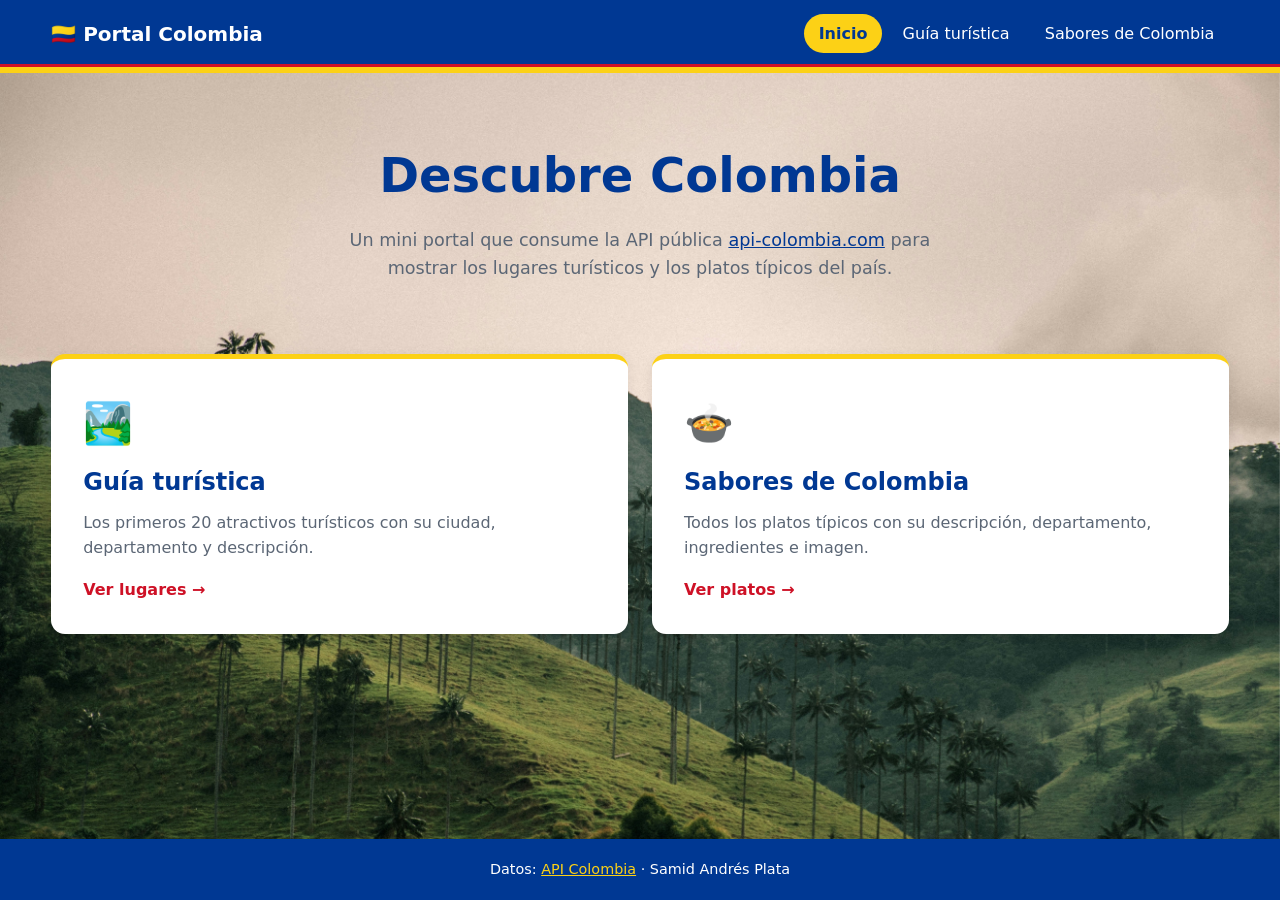
<file: index.html>
<!DOCTYPE html>
<html lang="es">
<head>
  <meta charset="UTF-8">
  <meta name="viewport" content="width=device-width, initial-scale=1.0">
  <title>Mini Portal de Colombia</title>
  <link rel="stylesheet" href="css/styles.css">
</head>
<body class="inicio">
  <header class="header">
    <div class="header__inner">
      <a href="index.html" class="logo">🇨🇴 Portal Colombia</a>
      <nav class="nav">
        <a href="index.html" class="nav__link nav__link--active">Inicio</a>
        <a href="turismo.html" class="nav__link">Guía turística</a>
        <a href="platos.html" class="nav__link">Sabores de Colombia</a>
      </nav>
    </div>
  </header>

  <main>
    <section class="hero">
      <h1 class="hero__title">Descubre Colombia</h1>
      <p class="hero__text">
        Un mini portal que consume la API pública
        <a href="https://api-colombia.com/" target="_blank" rel="noopener">api-colombia.com</a>
        para mostrar los lugares turísticos y los platos típicos del país.
      </p>
    </section>

    <section class="container home-grid">
      <a href="turismo.html" class="home-card">
        <span class="home-card__icon">🏞️</span>
        <h2 class="home-card__title">Guía turística</h2>
        <p class="home-card__text">Los primeros 20 atractivos turísticos con su ciudad, departamento y descripción.</p>
        <span class="home-card__cta">Ver lugares →</span>
      </a>
      <a href="platos.html" class="home-card">
        <span class="home-card__icon">🍲</span>
        <h2 class="home-card__title">Sabores de Colombia</h2>
        <p class="home-card__text">Todos los platos típicos con su descripción, departamento, ingredientes e imagen.</p>
        <span class="home-card__cta">Ver platos →</span>
      </a>
    </section>
  </main>

  <footer class="footer">
    <p>Datos: <a href="https://api-colombia.com/" target="_blank" rel="noopener">API Colombia</a> · Samid Andrés Plata</p>
  </footer>
</body>
</html>
</file>
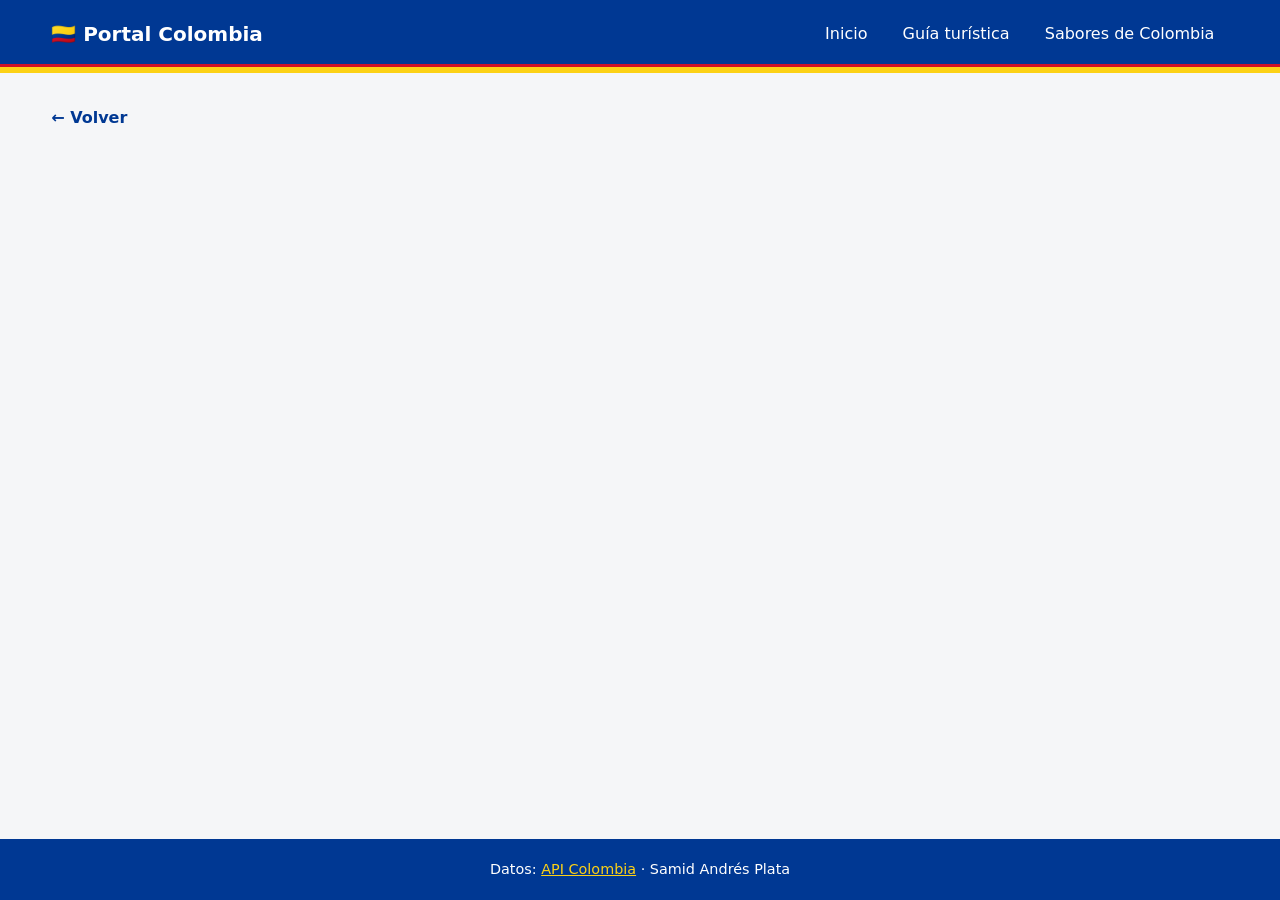
<file: detalle.html>
<!DOCTYPE html>
<html lang="es">
<head>
  <meta charset="UTF-8">
  <meta name="viewport" content="width=device-width, initial-scale=1.0">
  <title>Detalle | Portal Colombia</title>
  <link rel="stylesheet" href="css/styles.css">
</head>
<body>
  <header class="header">
    <div class="header__inner">
      <a href="index.html" class="logo">🇨🇴 Portal Colombia</a>
      <nav class="nav">
        <a href="index.html" class="nav__link">Inicio</a>
        <a href="turismo.html" class="nav__link">Guía turística</a>
        <a href="platos.html" class="nav__link">Sabores de Colombia</a>
      </nav>
    </div>
  </header>

  <main class="container">
    <a id="volver" href="index.html" class="volver">← Volver</a>

    <article id="detalle" class="detalle" hidden></article>
  </main>

  <footer class="footer">
    <p>Datos: <a href="https://api-colombia.com/" target="_blank" rel="noopener">API Colombia</a> · Samid Andrés Plata</p>
  </footer>

  <script src="js/imagenes.js"></script>
  <script src="js/detalle.js"></script>
</body>
</html>
</file>
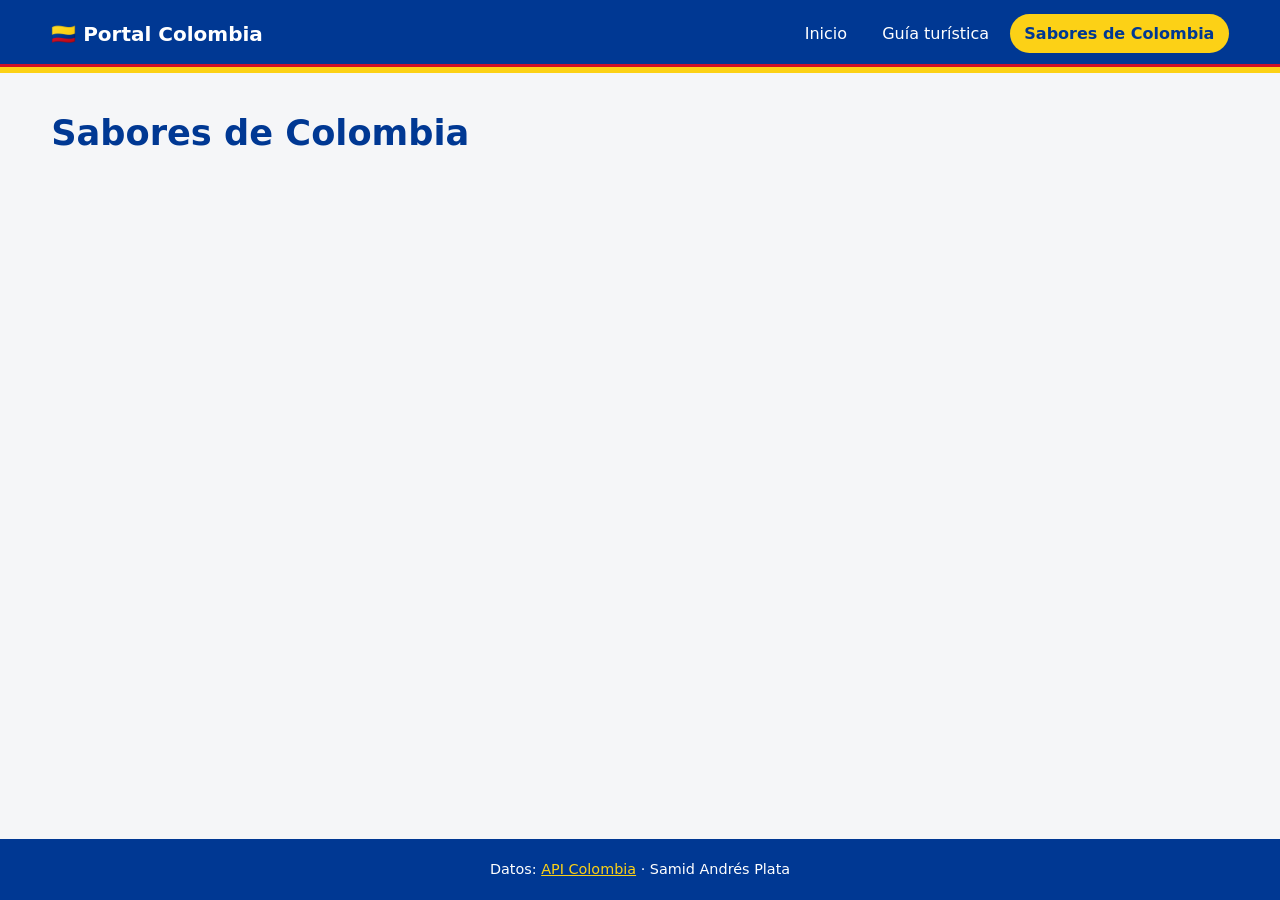
<file: platos.html>
<!DOCTYPE html>
<html lang="es">
<head>
  <meta charset="UTF-8">
  <meta name="viewport" content="width=device-width, initial-scale=1.0">
  <title>Sabores de Colombia</title>
  <link rel="stylesheet" href="css/styles.css">
</head>
<body>
  <header class="header">
    <div class="header__inner">
      <a href="index.html" class="logo">🇨🇴 Portal Colombia</a>
      <nav class="nav">
        <a href="index.html" class="nav__link">Inicio</a>
        <a href="turismo.html" class="nav__link">Guía turística</a>
        <a href="platos.html" class="nav__link nav__link--active">Sabores de Colombia</a>
      </nav>
    </div>
  </header>

  <main class="container">
    <section class="page-head">
      <h1 class="page-head__title">Sabores de Colombia</h1>
    </section>

    <section id="lista-platos" class="grid"></section>
  </main>

  <footer class="footer">
    <p>Datos: <a href="https://api-colombia.com/" target="_blank" rel="noopener">API Colombia</a> · Samid Andrés Plata</p>
  </footer>

  <script src="js/imagenes.js"></script>
  <script src="js/platos.js"></script>
</body>
</html>
</file>
<file: css/styles.css>
/* ===== Variables ===== */
:root {
  --amarillo: #fcd116;
  --azul: #003893;
  --rojo: #ce1126;
  --fondo: #f5f6f8;
  --texto: #1f2933;
  --texto-suave: #5b6675;
  --blanco: #ffffff;
  --sombra: 0 4px 14px rgba(0, 0, 0, 0.08);
  --radio: 14px;
}

* { box-sizing: border-box; margin: 0; padding: 0; }

body {
  font-family: "Segoe UI", system-ui, -apple-system, Roboto, Arial, sans-serif;
  background: var(--fondo);
  color: var(--texto);
  line-height: 1.6;
  min-height: 100vh;
  display: flex;
  flex-direction: column;
}

main { flex: 1; }

a { color: var(--azul); }

.container {
  width: min(1200px, 92%);
  margin: 0 auto;
  padding: 2rem 0 3rem;
}

/* ===== Header ===== */
.header {
  background: var(--azul);
  border-bottom: 6px solid var(--amarillo);
  box-shadow: inset 0 -3px 0 var(--rojo);
  position: sticky;
  top: 0;
  z-index: 2000; /* por encima del mapa (Leaflet usa z-index de hasta 1000) */
}

.header__inner {
  width: min(1200px, 92%);
  margin: 0 auto;
  display: flex;
  align-items: center;
  justify-content: space-between;
  flex-wrap: wrap;
  gap: 0.75rem;
  padding: 0.9rem 0;
}

.logo {
  color: var(--blanco);
  font-weight: 700;
  font-size: 1.25rem;
  text-decoration: none;
}

.nav { display: flex; gap: 0.4rem; flex-wrap: wrap; }

.nav__link {
  color: var(--blanco);
  text-decoration: none;
  padding: 0.4rem 0.9rem;
  border-radius: 999px;
  transition: background 0.2s;
}

.nav__link:hover { background: rgba(255, 255, 255, 0.15); }

.nav__link--active {
  background: var(--amarillo);
  color: var(--azul);
  font-weight: 600;
}

/* ===== Inicio ===== */
/* Imagen de fondo del inicio, con opacidad reducida */
.inicio { position: relative; }
.inicio::before {
  content: "";
  position: fixed;
  inset: 0;
  z-index: -1;
  background: url("../img/david-restrepo-omJtNsCi5gk-unsplash.jpg") center / cover no-repeat;
  opacity: 1; /* opacidad original de la imagen */
}

.hero {
  text-align: center;
  padding: 4rem 1rem 2.5rem;
}

.hero__title {
  font-size: clamp(2rem, 5vw, 3rem);
  color: var(--azul);
}

.hero__text {
  max-width: 620px;
  margin: 0.75rem auto 0;
  color: var(--texto-suave);
  font-size: 1.1rem;
}

.home-grid {
  display: grid;
  grid-template-columns: repeat(auto-fit, minmax(280px, 1fr));
  gap: 1.5rem;
}

.home-card {
  background: var(--blanco);
  border-radius: var(--radio);
  box-shadow: var(--sombra);
  padding: 2rem;
  text-decoration: none;
  color: var(--texto);
  border-top: 5px solid var(--amarillo);
  transition: transform 0.2s, box-shadow 0.2s;
}

.home-card:hover {
  transform: translateY(-4px);
  box-shadow: 0 10px 24px rgba(0, 0, 0, 0.12);
}

.home-card__icon { font-size: 2.5rem; }
.home-card__title { margin: 0.5rem 0; color: var(--azul); }
.home-card__text { color: var(--texto-suave); }
.home-card__cta { display: inline-block; margin-top: 1rem; font-weight: 600; color: var(--rojo); }

/* ===== Encabezado de página ===== */
.page-head { margin-bottom: 1.5rem; }
.page-head__title { color: var(--azul); font-size: clamp(1.6rem, 4vw, 2.2rem); }
.page-head__text { color: var(--texto-suave); }

code {
  background: #e4e8ef;
  padding: 0.1rem 0.4rem;
  border-radius: 6px;
  font-size: 0.9em;
}

.badge {
  display: inline-block;
  margin-top: 0.75rem;
  background: var(--amarillo);
  color: var(--azul);
  font-weight: 600;
  padding: 0.3rem 0.9rem;
  border-radius: 999px;
}

[hidden] { display: none !important; }

/* ===== Tarjetas ===== */
.grid {
  display: grid;
  grid-template-columns: repeat(auto-fill, minmax(280px, 1fr));
  gap: 1.5rem;
}

.card {
  background: var(--blanco);
  border-radius: var(--radio);
  box-shadow: var(--sombra);
  overflow: hidden;
  display: flex;
  flex-direction: column;
  transition: transform 0.2s;
}

.card {
  text-decoration: none;
  color: inherit;
}

.card:hover {
  transform: translateY(-3px);
  box-shadow: 0 10px 24px rgba(0, 0, 0, 0.14);
}

.card__link {
  display: inline-block;
  margin-top: 0.75rem;
  font-weight: 600;
  color: var(--rojo);
}

.card__img {
  width: 100%;
  height: 190px;
  object-fit: cover;
  background: #e4e8ef;
}

.card__body { padding: 1.1rem 1.2rem 1.4rem; }

.card__title { font-size: 1.15rem; color: var(--azul); text-transform: capitalize; }

.card__meta { font-size: 0.9rem; color: var(--rojo); font-weight: 600; margin: 0.2rem 0 0.6rem; }

.card__text {
  font-size: 0.93rem;
  color: var(--texto-suave);
  display: -webkit-box;
  -webkit-line-clamp: 6;
  line-clamp: 6;
  -webkit-box-orient: vertical;
  overflow: hidden;
}

.card__extra {
  margin-top: 0.75rem;
  font-size: 0.85rem;
  background: #fff8d6;
  padding: 0.5rem 0.7rem;
  border-radius: 8px;
}

/* ===== Tarjetas que giran (platos típicos) ===== */
.flip {
  height: 380px; /* misma altura para todas, así coinciden ambas caras */
  perspective: 1000px;
  outline: none;
}

.flip__inner {
  position: relative;
  width: 100%;
  height: 100%;
  transform-style: preserve-3d;
  transition: transform 0.6s ease;
}

/* Gira con hover (mouse), con el teclado o con la clase que se agrega al tocar */
@media (hover: hover) {
  .flip:hover .flip__inner { transform: rotateY(180deg); }
}
.flip:has(:focus-visible) .flip__inner,
.flip:focus-visible .flip__inner,
.flip--girada .flip__inner {
  transform: rotateY(180deg);
}

.flip__face {
  position: absolute;
  inset: 0;
  border-radius: var(--radio);
  box-shadow: var(--sombra);
  overflow: hidden;
  backface-visibility: hidden;
  -webkit-backface-visibility: hidden;
}

/* Frente */
.flip__front {
  background: var(--blanco);
  display: flex;
  flex-direction: column;
}

.flip__img {
  width: 100%;
  flex: 1;
  min-height: 0;
  object-fit: cover;
  background: #e4e8ef;
}

.flip__info { padding: 1rem 1.2rem 1.2rem; }

.flip__front .flip__title { color: var(--azul); }

.flip__title {
  font-size: 1.15rem;
  text-transform: capitalize;
}

.flip__meta {
  font-size: 0.9rem;
  color: var(--rojo);
  font-weight: 600;
  margin-top: 0.2rem;
}

/* Reverso */
.flip__back {
  background: var(--azul);
  color: var(--blanco);
  transform: rotateY(180deg);
  padding: 1.2rem;
  display: flex;
  flex-direction: column;
  gap: 0.75rem;
}

.flip__pills {
  list-style: none;
  display: flex;
  flex-wrap: wrap;
  gap: 0.4rem;
  max-height: 5.6rem;
  overflow: hidden;
}

.flip__pill {
  background: rgba(255, 255, 255, 0.18);
  border: 1px solid rgba(255, 255, 255, 0.4);
  border-radius: 999px;
  padding: 0.15rem 0.7rem;
  font-size: 0.8rem;
}

.flip__text {
  font-size: 0.9rem;
  display: -webkit-box;
  -webkit-line-clamp: 5;
  line-clamp: 5;
  -webkit-box-orient: vertical;
  overflow: hidden;
}

.flip__link {
  margin-top: auto;
  align-self: flex-start;
  background: var(--amarillo);
  color: var(--azul);
  font-weight: 700;
  text-decoration: none;
  padding: 0.4rem 1rem;
  border-radius: 999px;
}

.flip__link:hover { filter: brightness(0.95); }

/* Sin animación si el usuario lo pidió */
@media (prefers-reduced-motion: reduce) {
  .flip__inner { transition: none; }
}

/* ===== Mapa de la guía turística ===== */
.mapa-seccion { margin-bottom: 2.5rem; }

.mapa-ayuda {
  color: var(--texto-suave);
  margin-bottom: 0.75rem;
}

.mapa-contenedor {
  position: relative; /* la burbuja se ubica respecto a este contenedor */
  z-index: 0;
  isolation: isolate; /* las capas del mapa no se salen de este recuadro */
  border-radius: var(--radio);
  box-shadow: var(--sombra);
  overflow: hidden;
  border: 4px solid var(--blanco);
}

.mapa {
  height: clamp(420px, 75vh, 640px);
  width: 100%;
  background: #dfe9f3;
}

.seccion-titulo {
  color: var(--azul);
  margin-bottom: 1rem;
}

/* Punto del mapa con los colores de la bandera */
.marcador { background: none; border: none; }

.marcador__punto {
  display: block;
  width: 22px;
  height: 22px;
  border-radius: 50%;
  background: var(--rojo);
  border: 4px solid var(--amarillo);
  box-shadow: 0 0 0 2px var(--azul), 0 3px 8px rgba(0, 0, 0, 0.35);
  cursor: pointer;
  transition: transform 0.15s;
}

.marcador:hover .marcador__punto { transform: scale(1.3); }

/* Burbuja con el resumen de la atracción */
.burbuja {
  position: absolute;
  z-index: 1000; /* por encima de las capas del mapa */
  width: 260px;
  background: var(--blanco);
  border-radius: var(--radio);
  box-shadow: 0 10px 28px rgba(0, 0, 0, 0.25);
  animation: aparecer 0.15s ease-out;
}

@keyframes aparecer {
  from { opacity: 0; transform: translateY(6px); }
  to { opacity: 1; transform: translateY(0); }
}

/* Flechita que apunta al punto (abajo de la burbuja) */
.burbuja::after {
  content: "";
  position: absolute;
  left: var(--flecha-x, 50%);
  bottom: -8px;
  width: 16px;
  height: 16px;
  background: var(--blanco);
  transform: translateX(-50%) rotate(45deg);
}

/* Cuando la burbuja va debajo del punto, la flecha va arriba */
.burbuja--abajo::after {
  bottom: auto;
  top: -8px;
}

.burbuja__img {
  display: block;
  width: 100%;
  height: 130px;
  object-fit: cover;
  border-radius: var(--radio) var(--radio) 0 0;
  background: #e4e8ef;
}

.burbuja__body { padding: 0.8rem 1rem 1rem; }

.burbuja__title {
  font-size: 1.05rem;
  color: var(--azul);
  line-height: 1.3;
  text-transform: capitalize;
}

.burbuja__meta {
  font-size: 0.85rem;
  color: var(--rojo);
  font-weight: 600;
  margin: 0.2rem 0 0.4rem;
}

.burbuja__text {
  font-size: 0.85rem;
  color: var(--texto-suave);
  line-height: 1.5;
  display: -webkit-box;
  -webkit-line-clamp: 4;
  line-clamp: 4;
  -webkit-box-orient: vertical;
  overflow: hidden;
}

.burbuja__link {
  display: inline-block;
  margin-top: 0.5rem;
  font-weight: 600;
  color: var(--rojo);
  text-decoration: none;
}

.burbuja__link:hover { text-decoration: underline; }

/* ===== Página de detalle ===== */
.volver {
  display: inline-block;
  margin-bottom: 1.25rem;
  font-weight: 600;
  text-decoration: none;
}

.volver:hover { text-decoration: underline; }

.detalle {
  background: var(--blanco);
  border-radius: var(--radio);
  box-shadow: var(--sombra);
  overflow: hidden;
  max-width: 900px;
  margin: 0 auto;
  padding-bottom: 2rem;
}

.detalle > *:not(.detalle__img) {
  margin-left: clamp(1.25rem, 4vw, 2.5rem);
  margin-right: clamp(1.25rem, 4vw, 2.5rem);
}

.detalle__img {
  width: 100%;
  height: clamp(240px, 45vw, 440px);
  object-fit: cover;
  display: block;
  background: #e4e8ef;
}

.detalle__titulo {
  margin-top: 1.5rem;
  color: var(--azul);
  font-size: clamp(1.8rem, 4.5vw, 2.6rem);
  line-height: 1.2;
  text-transform: capitalize;
}

.detalle__meta {
  color: var(--rojo);
  font-weight: 600;
  font-size: 1.1rem;
  margin: 0.3rem 0 1.25rem;
}

.detalle__seccion {
  margin-top: 1.75rem;
  padding-top: 1.25rem;
  border-top: 1px solid #e4e8ef;
}

.detalle__subtitulo {
  color: var(--azul);
  font-size: 1.3rem;
  margin-bottom: 0.6rem;
}

.detalle__texto {
  font-size: 1.05rem;
  color: var(--texto);
  margin-top: 0.75rem;
}

.ficha {
  display: grid;
  grid-template-columns: repeat(auto-fit, minmax(180px, 1fr));
  gap: 0.75rem;
}

.ficha__fila {
  background: var(--fondo);
  border-left: 4px solid var(--amarillo);
  padding: 0.6rem 0.9rem;
  border-radius: 8px;
}

.ficha__etiqueta {
  font-size: 0.8rem;
  text-transform: uppercase;
  letter-spacing: 0.04em;
  color: var(--texto-suave);
}

.ficha__valor {
  font-weight: 600;
  font-size: 1.05rem;
}

.boton {
  display: inline-block;
  margin-top: 1.25rem;
  background: var(--azul);
  color: var(--blanco);
  text-decoration: none;
  font-weight: 600;
  padding: 0.6rem 1.2rem;
  border-radius: 999px;
  transition: background 0.2s;
}

.boton:hover { background: #002a6e; }

.ingredientes {
  list-style: none;
  display: flex;
  flex-wrap: wrap;
  gap: 0.5rem;
}

.ingredientes__item {
  background: #fff8d6;
  border: 1px solid var(--amarillo);
  padding: 0.3rem 0.8rem;
  border-radius: 999px;
  font-size: 0.95rem;
}

/* ===== Footer ===== */
.footer {
  background: var(--azul);
  color: var(--blanco);
  text-align: center;
  padding: 1.2rem;
  font-size: 0.9rem;
}

.footer a { color: var(--amarillo); }

@media (max-width: 600px) {
  .header__inner { justify-content: center; }
}
</file>
